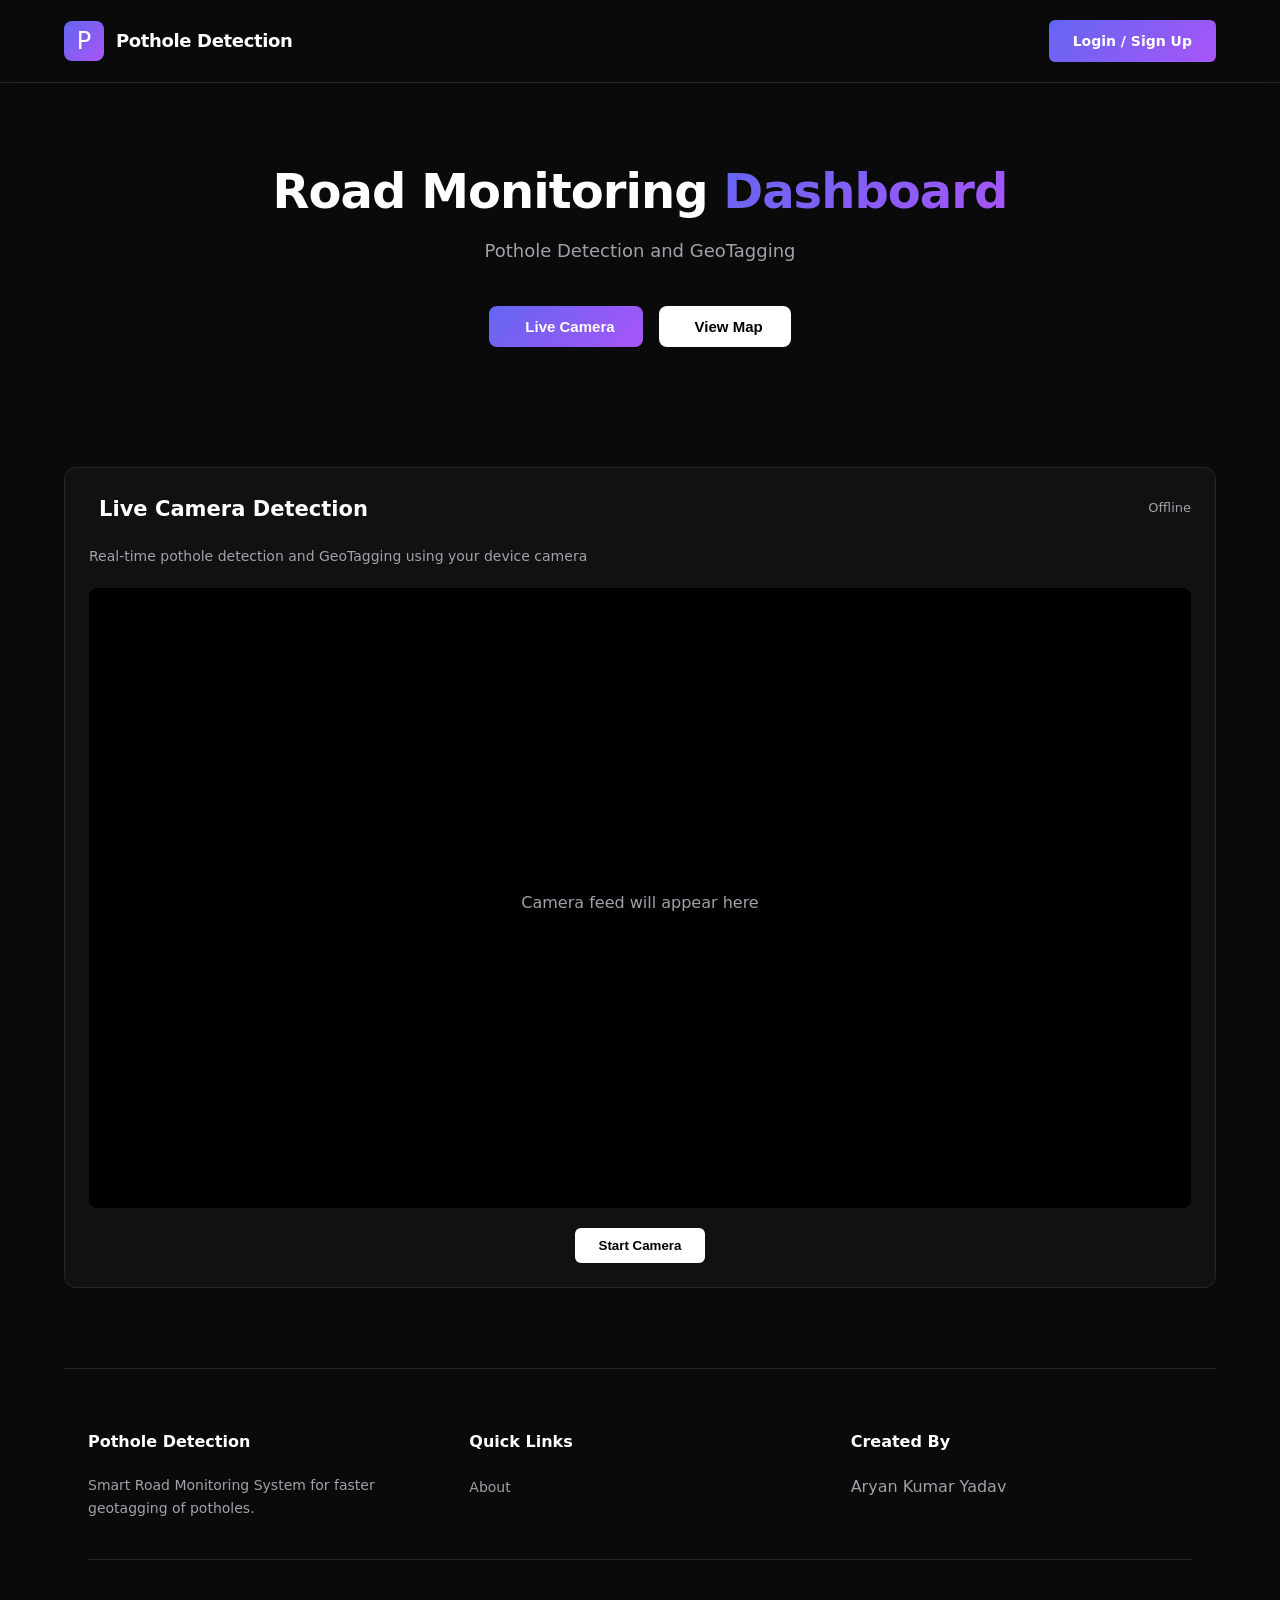
<file: frontend/index.html>
<!DOCTYPE html>
<html lang="en">

<head>
    <meta charset="UTF-8">
    <meta name="viewport" content="width=device-width, initial-scale=1.0">
    <title>Pothole Detection - AI Road Monitoring</title>
    <link rel="stylesheet" href="css/style.css">
</head>

<body>

    <!-- Header -->
    <header class="header">
        <div class="header-content">
            <!-- Left: Logo -->
            <a href="index.html" class="logo-section">
                <div class="logo-icon">P</div>
                <div class="logo-text">
                    <h1>Pothole Detection</h1>
                </div>
            </a>

            <!-- Right: Nav & Buttons -->
            <div class="nav-links">
                <!-- Profile / Login Section -->
                <div id="auth-section">
                    <!-- Injected by script.js based on auth state -->
                    <a href="auth.html" class="cta-btn">Login / Sign Up</a>
                </div>
            </div>
        </div>
    </header>

    <!-- Hero Section -->
    <section class="hero-section">
        <h1 class="hero-title">
            Road Monitoring <span class="text-gradient">Dashboard</span>
        </h1>
        <p class="hero-subtitle">
            Pothole Detection and GeoTagging
        </p>

        <!-- Centered Action Buttons -->
        <div class="hero-actions">
            <button onclick="startCamera()" class="btn-hero primary">
                <span></span> Live Camera
            </button>
            <button onclick="openMap()" class="btn-hero secondary">
                <span></span> View Map
            </button>
        </div>
    </section>

    <!-- Main Content Container -->
    <main class="container">

        <!-- Large Camera Card -->
        <div class="camera-card">
            <div class="card-header">
                <div class="card-title">
                    <span style="color: #6366f1;"></span>
                    <h3>Live Camera Detection</h3>
                </div>
                <div class="status-indicator">
                    <span id="status-dot" style="color:var(--text-muted);"></span>
                    <span id="status-text">Offline</span>
                </div>
            </div>

            <p style="color:var(--text-muted); margin-bottom:20px; font-size:14px;">
                Real-time pothole detection and GeoTagging using your device camera
            </p>

            <div class="camera-preview">
                <video id="camera" autoplay playsinline muted></video>
                <!-- Main Overlay -->
                <div id="main-detection-overlay" class="detection-overlay">Scanning...</div>
                <div id="camera-placeholder" style="text-align:center;">
                    <div style="font-size:40px; margin-bottom:10px; opacity:0.5;"></div>
                    <p>Camera feed will appear here</p>
                </div>
            </div>

            <!-- Start Camera Middle Button -->
            <div class="camera-controls start-camera-container" style="gap:15px; align-items:center;">
                <button id="camera-btn" class="btn-start" onclick="toggleCamera()">
                    Start Camera
                </button>

                <!-- Restored Capture Buttons -->
                <button id="start-capture-btn" class="btn-start"
                    style="display:none; background:var(--primary); color:white;" onclick="startDetection()">
                    ▶ Start Capture
                </button>

                <button id="stop-capture-btn" class="btn-start"
                    style="display:none; background:rgba(239,68,68,0.2); color:var(--danger); border:1px solid var(--danger);"
                    onclick="stopDetection()">
                    ⏹ Stop Capture
                </button>
            </div>
        </div>


        <!-- Footer -->
        <footer class="footer">
            <div class="container">
                <div class="footer-grid">
                    <div class="footer-col">
                        <h4>Pothole Detection</h4>
                        <p style="color:var(--text-muted); font-size:14px;">
                            Smart Road Monitoring System for faster geotagging of potholes.
                        </p>
                    </div>
                    <div class="footer-col">
                        <h4>Quick Links</h4>
                        <ul>
                            <li><a href="about.html">About</a></li>
                        </ul>
                    </div>
                    <div class="footer-col">
                        <h4>Created By</h4>
                        <p style="color:var(--text-muted);">Aryan Kumar Yadav</p>
                    </div>
                </div>
                <div class="footer-bottom">
                    <p></p>
                </div>
            </div>
        </footer>

        <!-- Side camera capture panel (Hidden) -->
        <div id="side-camera-panel" class="side-camera-panel" aria-hidden="true" style="display:none;">
            <div class="side-camera-header">
                <div>
                    <h4>Live Capture</h4>
                    <p id="detection-info">Initializing...</p>
                </div>
                <button id="close-side-camera" class="close-side-btn" onclick="toggleSideCamera()">Close</button>
            </div>
            <video id="side-camera" autoplay playsinline muted></video>
            <!-- Detection Message Overlay -->
            <div id="detection-overlay" class="detection-overlay">Scanning...</div>
        </div>

        <!-- Scripts -->
        <!-- Profile Menu Template (Hidden) -->
        <div id="profile-menu-template" style="display:none;">
            <div class="profile-menu">
                <button id="profile-btn" class="profile-btn" onclick="toggleProfileDropdown(event)">
                    <!-- Circular Avatar (Initials or Image) -->
                    <div class="profile-avatar">
                        <span id="avatar-initials">U</span>
                    </div>
                    <!-- Name Text -->
                    <span id="user-name-display" class="profile-name-text">Profile</span>
                </button>

                <div id="profile-dropdown" class="profile-dropdown">
                    <div class="dropdown-header">
                        <span id="dropdown-user-name" class="dropdown-user-name">User Name</span>
                        <span id="dropdown-user-email" class="dropdown-user-email">email@example.com</span>
                    </div>

                    <a href="dashboard.html" class="dropdown-item">Dashboard</a>

                    <a href="potholes.html" class="dropdown-item">Captured Potholes</a>

                    <div style="height:1px; background:var(--border); margin: 6px 0;"></div>

                    <a href="javascript:void(0)" onclick="logout()" class="dropdown-item danger">Logout</a>
                </div>
            </div>
        </div>

        <script src="js/script.js"></script>
        <script src="js/profile-menu.js"></script>
        <script>
            // Inline script to handle auth state on refined index.html
            document.addEventListener('DOMContentLoaded', () => {
                const authToken = localStorage.getItem('authToken');
                const authSection = document.getElementById('auth-section');

                if (authToken) {
                    // Determine user name
                    const email = localStorage.getItem('userEmail');
                    const name = localStorage.getItem('userName') || (email ? email.split('@')[0] : 'User');

                    // Inject Profile Menu
                    const template = document.getElementById('profile-menu-template');
                    authSection.innerHTML = template.innerHTML;

                    // Update dynamic values
                    document.getElementById('user-name-display').textContent = name;
                    document.getElementById('dropdown-user-name').textContent = name;
                    document.getElementById('dropdown-user-email').textContent = email;

                    // Set Avatar Initials
                    const initial = name ? name.charAt(0).toUpperCase() : 'U';
                    document.getElementById('avatar-initials').textContent = initial;
                }
            });


        </script>
</body>

</html>
</file>
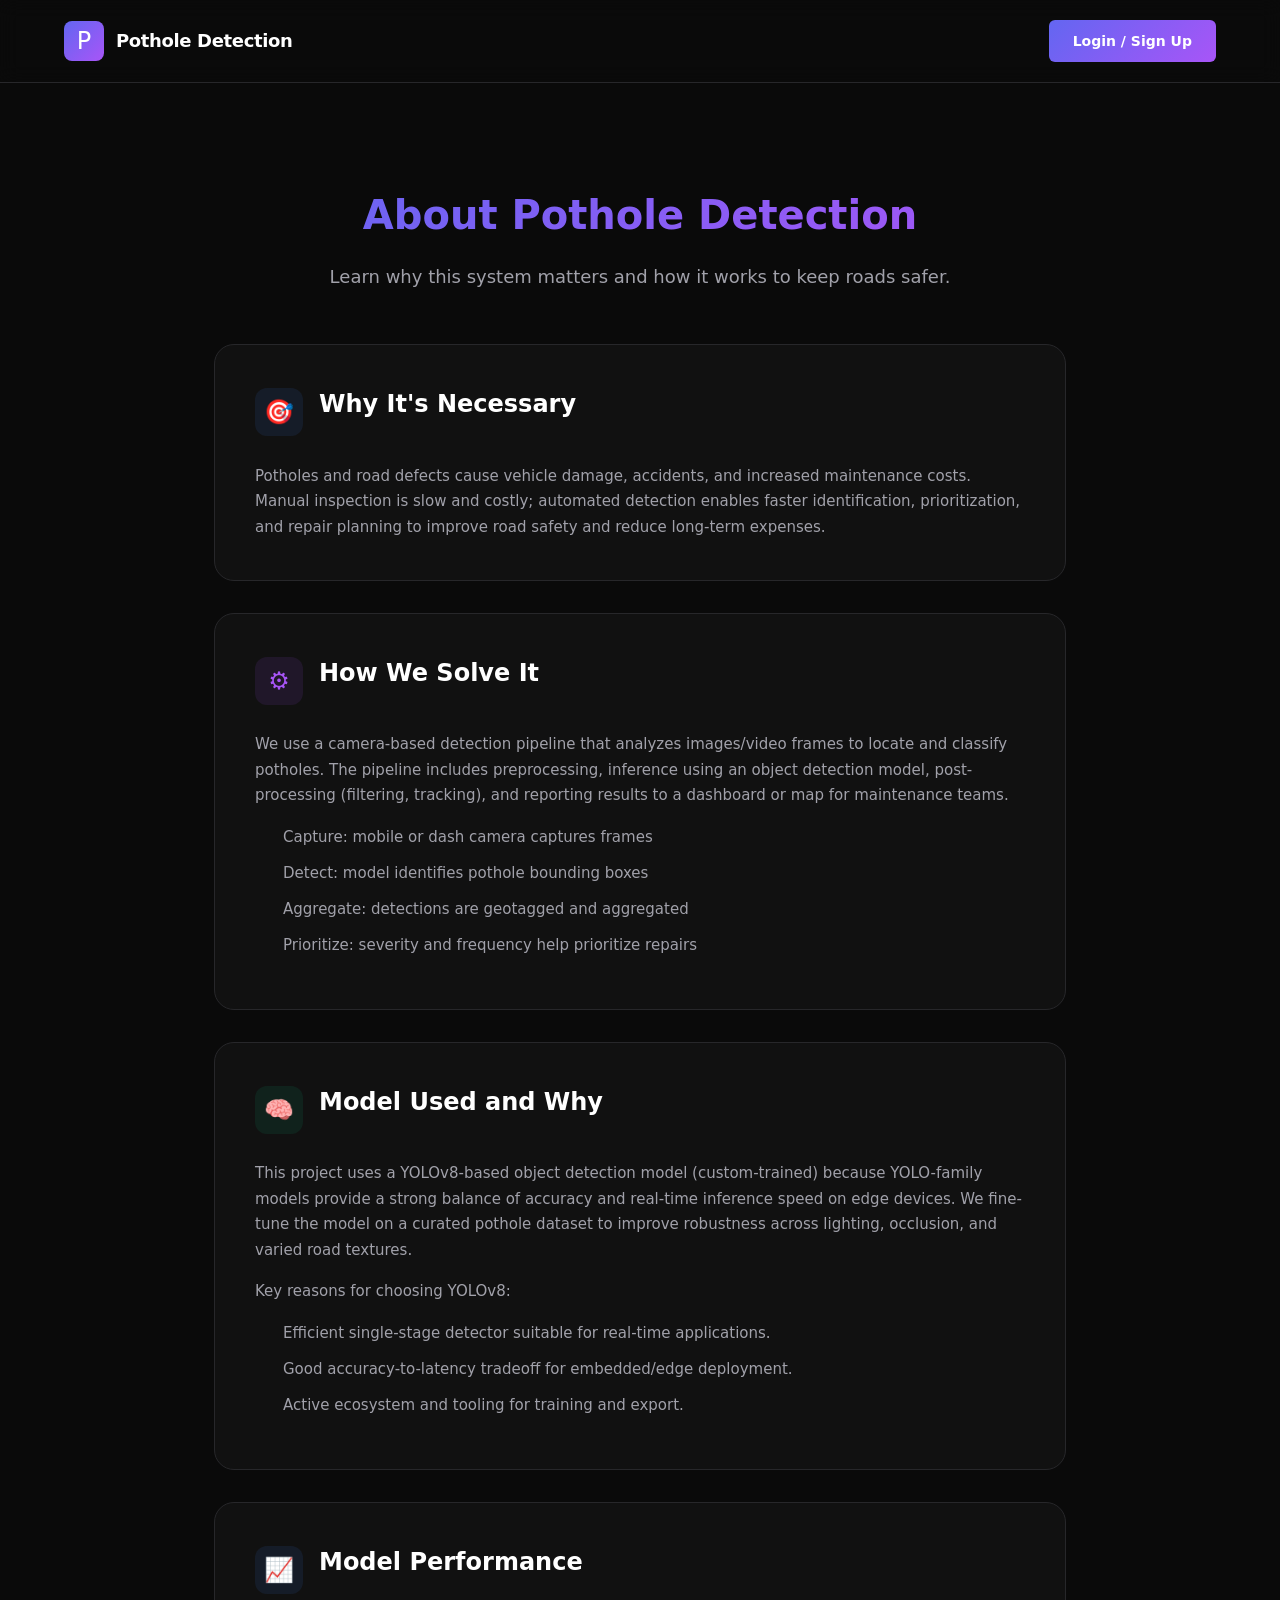
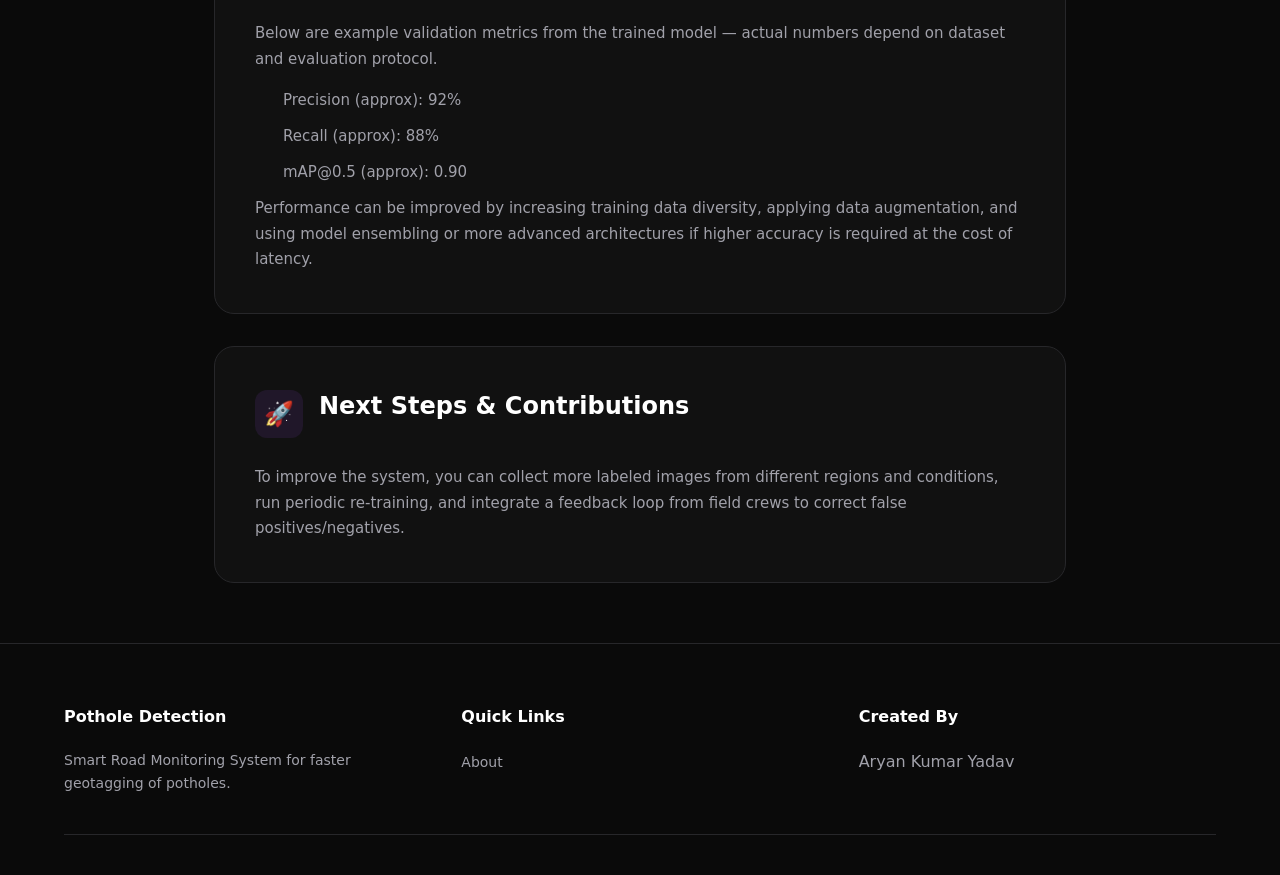
<file: frontend/about.html>
<!DOCTYPE html>
<html lang="en">

<head>
    <meta charset="UTF-8">
    <meta name="viewport" content="width=device-width, initial-scale=1.0">
    <title>About - Pothole Detection</title>
    <link rel="stylesheet" href="css/style.css">
</head>

<body>
    <!-- Header -->
    <header class="header">
        <div class="header-content">
            <!-- Left: Logo -->
            <a href="index.html" class="logo-section">
                <div class="logo-icon">P</div>
                <div class="logo-text">
                    <h1>Pothole Detection</h1>
                </div>
            </a>

            <!-- Right: Nav & Buttons -->
            <div class="nav-links">
                <!-- Profile / Login Section -->
                <div id="auth-section">
                    <!-- Injected by script.js based on auth state -->
                    <a href="auth.html" class="cta-btn">Login / Sign Up</a>
                </div>
            </div>
        </div>
    </header>

    <!-- About Content -->
    <main class="main-content about-container">
        <section class="about-hero">
            <h2>About Pothole Detection</h2>
            <p>Learn why this system matters and how it works to keep roads safer.</p>
        </section>

        <section id="why-necessary" class="content-section">
            <div class="section-header">
                <div class="section-icon icon-blue">🎯</div>
                <h3>Why It's Necessary</h3>
            </div>
            <p>Potholes and road defects cause vehicle damage, accidents, and increased maintenance costs. Manual
                inspection is slow and costly; automated detection enables faster identification, prioritization, and
                repair planning to improve road safety and reduce long-term expenses.</p>
        </section>

        <section id="how-to-solve" class="content-section">
            <div class="section-header">
                <div class="section-icon icon-purple">⚙️</div>
                <h3>How We Solve It</h3>
            </div>
            <p>We use a camera-based detection pipeline that analyzes images/video frames to locate and classify
                potholes. The pipeline includes preprocessing, inference using an object detection model,
                post-processing (filtering, tracking), and reporting results to a dashboard or map for maintenance
                teams.</p>
            <ul class="styled-list">
                <li>Capture: mobile or dash camera captures frames</li>
                <li>Detect: model identifies pothole bounding boxes</li>
                <li>Aggregate: detections are geotagged and aggregated</li>
                <li>Prioritize: severity and frequency help prioritize repairs</li>
            </ul>
        </section>

        <section id="model-used" class="content-section">
            <div class="section-header">
                <div class="section-icon icon-green">🧠</div>
                <h3>Model Used and Why</h3>
            </div>
            <p>This project uses a YOLOv8-based object detection model (custom-trained) because YOLO-family models
                provide a strong balance of accuracy and real-time inference speed on edge devices. We fine-tune the
                model on a curated pothole dataset to improve robustness across lighting, occlusion, and varied road
                textures.</p>
            <p>Key reasons for choosing YOLOv8:</p>
            <ul class="styled-list">
                <li>Efficient single-stage detector suitable for real-time applications.</li>
                <li>Good accuracy-to-latency tradeoff for embedded/edge deployment.</li>
                <li>Active ecosystem and tooling for training and export.</li>
            </ul>
        </section>

        <section id="model-performance" class="content-section">
            <div class="section-header">
                <div class="section-icon icon-blue">📈</div>
                <h3>Model Performance</h3>
            </div>
            <p>Below are example validation metrics from the trained model — actual numbers depend on dataset and
                evaluation protocol.</p>
            <ul class="styled-list">
                <li>Precision (approx): 92%</li>
                <li>Recall (approx): 88%</li>
                <li>mAP@0.5 (approx): 0.90</li>
            </ul>
            <p>Performance can be improved by increasing training data diversity, applying data augmentation, and using
                model ensembling or more advanced architectures if higher accuracy is required at the cost of latency.
            </p>
        </section>

        <section class="content-section">
            <div class="section-header">
                <div class="section-icon icon-purple">🚀</div>
                <h3>Next Steps & Contributions</h3>
            </div>
            <p>To improve the system, you can collect more labeled images from different regions and conditions, run
                periodic re-training, and integrate a feedback loop from field crews to correct false
                positives/negatives.</p>
        </section>
    </main>

    <!-- Footer -->
    <footer class="footer">
        <div class="container">
            <div class="footer-grid">
                <div class="footer-col">
                    <h4>Pothole Detection</h4>
                    <p style="color:var(--text-muted); font-size:14px;">
                        Smart Road Monitoring System for faster geotagging of potholes.
                    </p>
                </div>
                <div class="footer-col">
                    <h4>Quick Links</h4>
                    <ul>
                        <li><a href="about.html">About</a></li>
                    </ul>
                </div>
                <div class="footer-col">
                    <h4>Created By</h4>
                    <p style="color:var(--text-muted);">Aryan Kumar Yadav</p>
                </div>
            </div>
            <div class="footer-bottom">
                <p></p>
            </div>
        </div>
    </footer>

    <!-- Profile Menu Template (Hidden) -->
    <div id="profile-menu-template" style="display:none;">
        <div class="profile-menu">
            <button id="profile-btn" class="profile-btn" onclick="toggleProfileDropdown(event)">
                <div class="profile-avatar">
                    <span id="avatar-initials">U</span>
                </div>
                <span id="user-name-display" class="profile-name-text">Profile</span>
            </button>

            <div id="profile-dropdown" class="profile-dropdown">
                <div class="dropdown-header">
                    <span id="dropdown-user-name" class="dropdown-user-name">User Name</span>
                    <span id="dropdown-user-email" class="dropdown-user-email">email@example.com</span>
                </div>
                <a href="dashboard.html" class="dropdown-item">Dashboard</a>
                <a href="potholes.html" class="dropdown-item">Captured Potholes</a>
                <div style="height:1px; background:var(--border); margin: 6px 0;"></div>
                <a href="javascript:void(0)" onclick="logout()" class="dropdown-item danger">Logout</a>
            </div>
        </div>
    </div>

    <script src="js/script.js"></script>
    <script src="js/profile-menu.js"></script>
    <script>
        document.addEventListener('DOMContentLoaded', () => {
            const authToken = localStorage.getItem('authToken');
            const authSection = document.getElementById('auth-section');

            if (authToken && authSection) {
                const email = localStorage.getItem('userEmail');
                const name = localStorage.getItem('userName') || (email ? email.split('@')[0] : 'User');
                const template = document.getElementById('profile-menu-template');
                authSection.innerHTML = template.innerHTML;

                document.getElementById('user-name-display').textContent = name;
                document.getElementById('dropdown-user-name').textContent = name;
                document.getElementById('dropdown-user-email').textContent = email;

                const initial = name ? name.charAt(0).toUpperCase() : 'U';
                document.getElementById('avatar-initials').textContent = initial;
            }
        });
    </script>
</body>

</html>
</file>
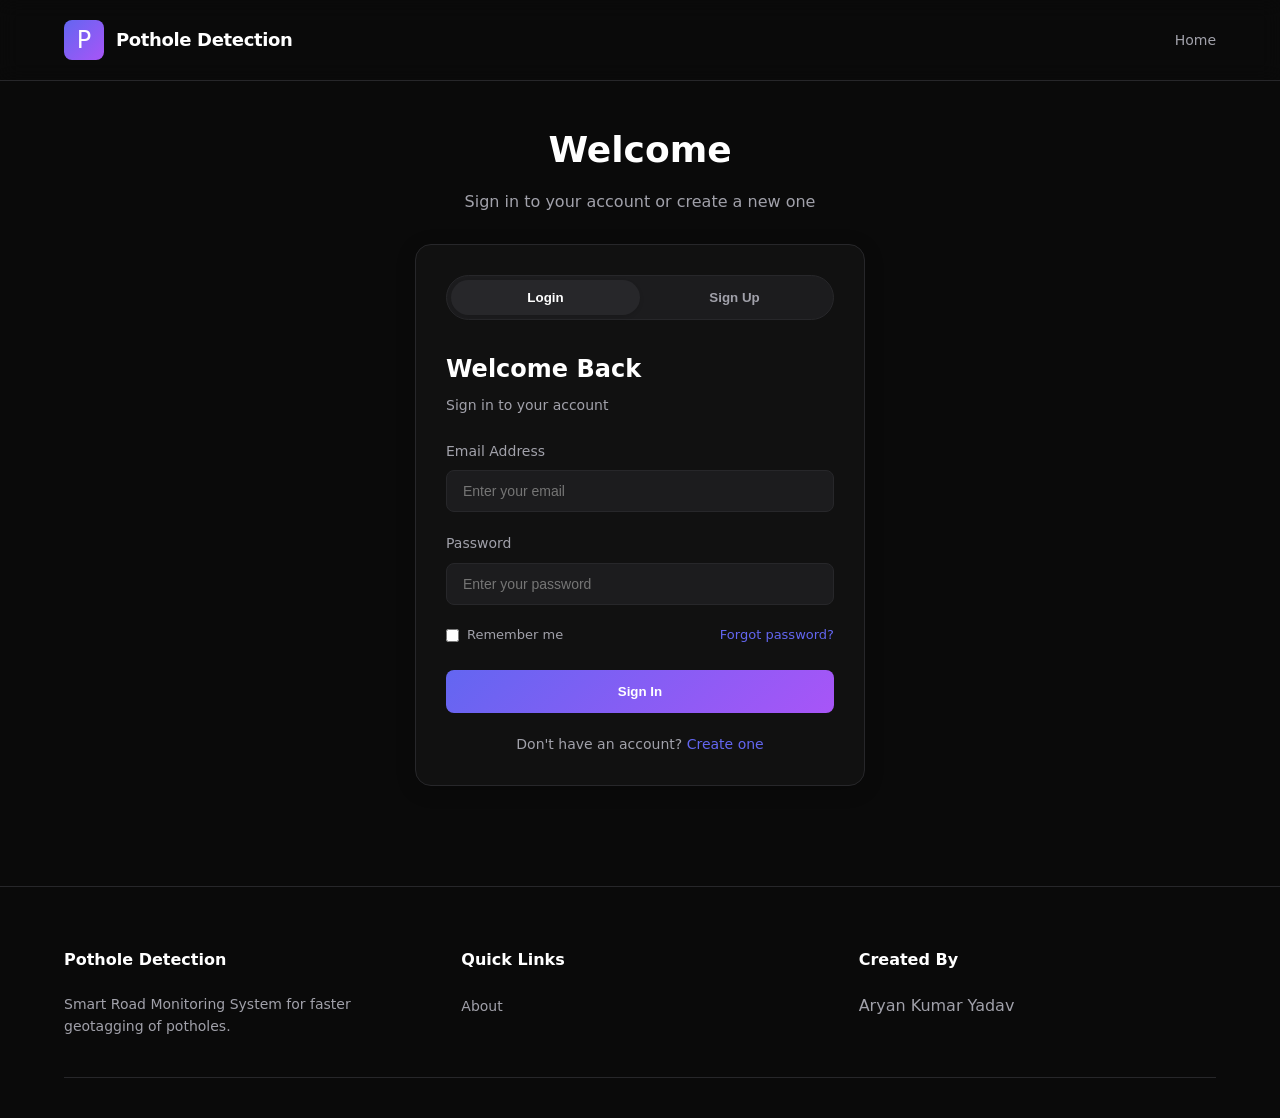
<file: frontend/auth.html>
<!DOCTYPE html>
<html lang="en">

<head>
    <meta charset="UTF-8">
    <meta name="viewport" content="width=device-width, initial-scale=1.0">
    <title>Login / Sign Up - Pothole Detection</title>
    <link rel="stylesheet" href="css/style.css">
    <script src="js/auth.js" defer></script>
    <style>
        .auth-main {
            min-height: 80vh;
            display: flex;
            flex-direction: column;
            align-items: center;
            justify-content: center;
            padding: 40px 20px;
        }

        .auth-header-text {
            text-align: center;
            margin-bottom: 30px;
        }

        .auth-header-text h1 {
            font-size: 36px;
            font-weight: 700;
            margin-bottom: 10px;
            color: white;
        }

        .auth-header-text p {
            color: var(--text-muted);
            font-size: 16px;
        }

        .auth-card {
            background: #111111;
            border: 1px solid var(--border);
            border-radius: 16px;
            padding: 30px;
            width: 100%;
            max-width: 450px;
            box-shadow: 0 4px 20px rgba(0, 0, 0, 0.2);
        }

        /* Toggle Capsule */
        .toggle-capsule {
            background: #1c1c1e;
            border-radius: 50px;
            padding: 4px;
            display: flex;
            margin-bottom: 30px;
            border: 1px solid var(--border);
        }

        .toggle-btn {
            flex: 1;
            background: transparent;
            border: none;
            color: var(--text-muted);
            padding: 10px;
            border-radius: 50px;
            font-weight: 600;
            cursor: pointer;
            transition: all 0.3s;
        }

        .toggle-btn.active {
            background: #27272a;
            color: white;
            box-shadow: 0 2px 4px rgba(0, 0, 0, 0.1);
        }

        /* Forms */
        .auth-form {
            display: none;
            animation: fadeIn 0.3s ease;
        }

        .auth-form.active {
            display: block;
        }

        @keyframes fadeIn {
            from {
                opacity: 0;
                transform: translateY(5px);
            }

            to {
                opacity: 1;
                transform: translateY(0);
            }
        }

        .form-title {
            font-size: 24px;
            font-weight: 600;
            margin-bottom: 5px;
            color: white;
        }

        .form-subtitle {
            color: var(--text-muted);
            margin-bottom: 24px;
            font-size: 14px;
        }

        .input-group {
            margin-bottom: 20px;
        }

        .input-group label {
            display: block;
            margin-bottom: 8px;
            color: var(--text-muted);
            font-size: 14px;
        }

        .input-field {
            width: 100%;
            background: #1c1c1e;
            border: 1px solid var(--border);
            border-radius: 8px;
            padding: 12px 16px;
            color: white;
            font-size: 14px;
            transition: all 0.3s;
        }

        .input-field:focus {
            outline: none;
            border-color: var(--primary);
            box-shadow: 0 0 0 2px rgba(99, 102, 241, 0.2);
        }

        .form-options {
            display: flex;
            justify-content: space-between;
            align-items: center;
            margin-bottom: 24px;
            font-size: 13px;
        }

        .remember-label {
            display: flex;
            align-items: center;
            gap: 8px;
            color: var(--text-muted);
            cursor: pointer;
        }

        .forgot-link {
            color: var(--primary);
            text-decoration: none;
        }

        .submit-btn {
            width: 100%;
            background: var(--primary-gradient);
            border: none;
            border-radius: 8px;
            padding: 14px;
            color: white;
            font-weight: 600;
            cursor: pointer;
            transition: opacity 0.3s;
        }

        .submit-btn:hover {
            opacity: 0.9;
        }

        .bottom-link {
            text-align: center;
            margin-top: 20px;
            font-size: 14px;
            color: var(--text-muted);
        }

        .bottom-link a {
            color: var(--primary);
            text-decoration: none;
            font-weight: 500;
        }
    </style>
</head>

<body>

    <!-- Header (Same as Index) -->
    <header class="header">
        <div class="header-content">
            <a href="index.html" class="logo-section">
                <div class="logo-icon">P</div>
                <div class="logo-text">
                    <h1>Pothole Detection</h1>
                </div>
            </a>
            <div class="nav-links">
                <a href="index.html" class="nav-link">Home</a>
            </div>
        </div>
    </header>

    <main class="auth-main">
        <div class="auth-header-text">
            <h1>Welcome</h1>
            <p>Sign in to your account or create a new one</p>
        </div>

        <div class="auth-card">
            <!-- Toggle Capsule -->
            <div class="toggle-capsule">
                <button class="toggle-btn active" id="btn-login-toggle" onclick="toggleAuth('login')">Login</button>
                <button class="toggle-btn" id="btn-signup-toggle" onclick="toggleAuth('signup')">Sign Up</button>
            </div>

            <!-- Login Form -->
            <form id="login-form" class="auth-form active">
                <h2 class="form-title">Welcome Back</h2>
                <p class="form-subtitle">Sign in to your account</p>

                <div class="input-group">
                    <label for="login-email">Email Address</label>
                    <input type="email" id="login-email" class="input-field" placeholder="Enter your email" required>
                </div>

                <div class="input-group">
                    <label for="login-password">Password</label>
                    <input type="password" id="login-password" class="input-field" placeholder="Enter your password"
                        required>
                </div>

                <div class="form-options">
                    <label class="remember-label">
                        <input type="checkbox"> Remember me
                    </label>
                    <a href="#" class="forgot-link">Forgot password?</a>
                </div>

                <button type="submit" class="submit-btn">Sign In</button>

                <p class="bottom-link">
                    Don't have an account? <a href="#" onclick="toggleAuth('signup')">Create one</a>
                </p>
            </form>

            <!-- Signup Form -->
            <form id="signup-form" class="auth-form">
                <h2 class="form-title">Create Account</h2>
                <p class="form-subtitle">Get started with a new account</p>

                <div class="input-group">
                    <label for="signup-name">Full Name</label>
                    <input type="text" id="signup-name" class="input-field" placeholder="Enter your name" required>
                </div>

                <div class="input-group">
                    <label for="signup-email">Email Address</label>
                    <input type="email" id="signup-email" class="input-field" placeholder="Enter your email" required>
                </div>

                <div class="input-group">
                    <label for="signup-password">Password</label>
                    <input type="password" id="signup-password" class="input-field" placeholder="Create a password"
                        required>
                </div>

                <div class="input-group">
                    <label for="signup-confirm">Confirm Password</label>
                    <input type="password" id="signup-confirm" class="input-field" placeholder="Confirm your password"
                        required>
                </div>

                <div class="form-options" style="margin-bottom: 24px;">
                    <label class="remember-label">
                        <input type="checkbox" name="terms" required> I agree to the Terms & Privacy Policy
                    </label>
                </div>

                <button type="submit" class="submit-btn"
                    style="background: linear-gradient(135deg, #3b82f6 0%, #8b5cf6 100%);">Create Account</button>

                <p class="bottom-link">
                    Already have an account? <a href="#" onclick="toggleAuth('login')">Sign in</a>
                </p>
            </form>
        </div>
    </main>

    <!-- Footer -->
    <footer class="footer">
        <div class="container">
            <div class="footer-grid">
                <div class="footer-col">
                    <h4>Pothole Detection</h4>
                    <p style="color:var(--text-muted); font-size:14px;">
                        Smart Road Monitoring System for faster geotagging of potholes.
                    </p>
                </div>
                <div class="footer-col">
                    <h4>Quick Links</h4>
                    <ul>
                        <li><a href="about.html">About</a></li>
                    </ul>
                </div>
                <div class="footer-col">
                    <h4>Created By</h4>
                    <p style="color:var(--text-muted);">Aryan Kumar Yadav</p>
                </div>
            </div>
            <div class="footer-bottom">
                <p></p>
            </div>
        </div>
    </footer>
    <!-- Inline Script for Toggling (simplifies dependency) -->
    <script>
        function toggleAuth(mode) {
            const loginForm = document.getElementById('login-form');
            const signupForm = document.getElementById('signup-form');
            const loginBtn = document.getElementById('btn-login-toggle');
            const signupBtn = document.getElementById('btn-signup-toggle');

            if (mode === 'login') {
                loginForm.classList.add('active');
                signupForm.classList.remove('active');
                loginBtn.classList.add('active');
                signupBtn.classList.remove('active');
            } else {
                loginForm.classList.remove('active');
                signupForm.classList.add('active');
                loginBtn.classList.remove('active');
                signupBtn.classList.add('active');
            }
        }
    </script>
</body>

</html>
</file>
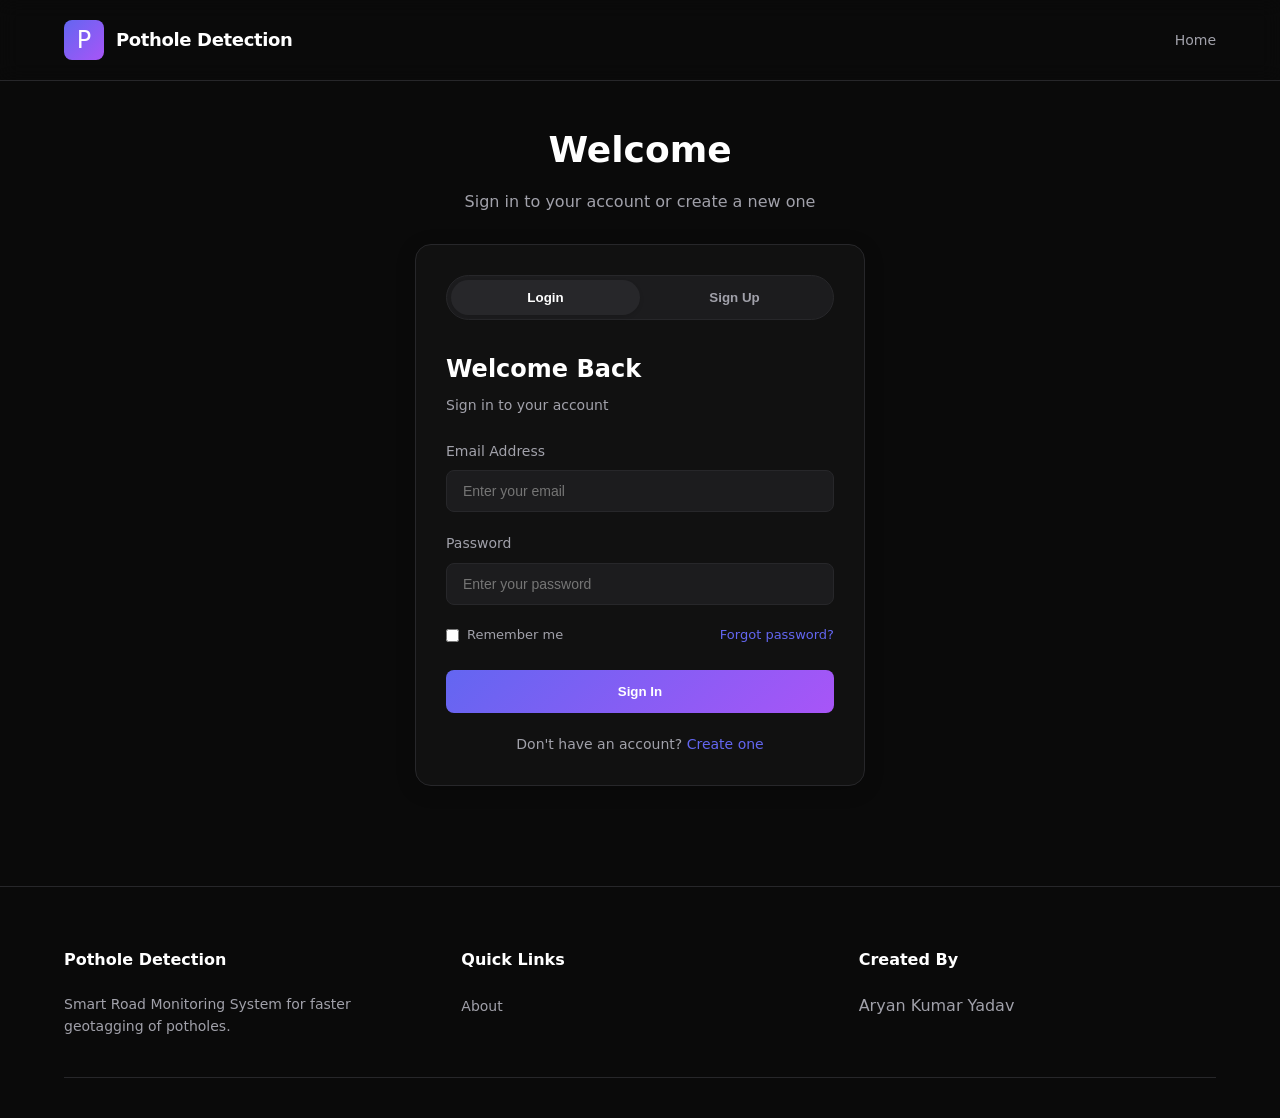
<file: frontend/dashboard.html>
<!DOCTYPE html>
<html lang="en">

<head>
    <meta charset="UTF-8">
    <meta name="viewport" content="width=device-width, initial-scale=1.0">
    <title>Dashboard - Pothole Detection</title>
    <link rel="stylesheet" href="css/style.css">
    <style>
        /* Dashboard specific overrides */
        .dashboard-container {
            max-width: 800px;
            /* Centered, clearer focus */
            margin: 40px auto;
            padding: 0 20px;
        }

        .dashboard-header {
            text-align: center;
            margin-bottom: 40px;
        }

        .dashboard-header h1 {
            font-size: 32px;
            font-weight: 700;
            color: white;
            margin-bottom: 8px;
        }

        .dashboard-header p {
            color: var(--text-muted);
        }

        .settings-card {
            background: var(--bg-card);
            border: 1px solid var(--border);
            border-radius: var(--radius);
            padding: 32px;
            margin-bottom: 30px;
        }

        .section-title {
            font-size: 20px;
            font-weight: 600;
            margin-bottom: 24px;
            padding-bottom: 16px;
            border-bottom: 1px solid var(--border);
            display: flex;
            align-items: center;
            gap: 10px;
        }

        .form-grid {
            display: grid;
            gap: 20px;
        }

        .form-row {
            display: grid;
            grid-template-columns: repeat(auto-fit, minmax(180px, 1fr));
            gap: 20px;
        }

        @media (max-width: 600px) {
            .form-row {
                grid-template-columns: 1fr;
            }
        }

        .form-group label {
            display: block;
            font-size: 14px;
            font-weight: 500;
            color: var(--text-muted);
            margin-bottom: 8px;
        }

        .form-group input,
        .form-group textarea {
            width: 100%;
            padding: 12px;
            background: #000;
            border: 1px solid var(--border);
            border-radius: 8px;
            color: white;
            font-family: inherit;
        }

        .form-group input:focus,
        .form-group textarea:focus {
            outline: none;
            border-color: var(--primary);
            box-shadow: 0 0 0 2px rgba(99, 102, 241, 0.2);
        }

        .form-group input:read-only {
            opacity: 0.6;
            cursor: not-allowed;
        }

        .btn-save {
            background: var(--primary-gradient);
            width: 100%;
            padding: 12px;
            border: none;
            border-radius: 50px;
            /* Rounded per request */
            color: white;
            font-weight: 600;
            cursor: pointer;
            margin-top: 10px;
            transition: var(--transition);
        }

        .btn-save:hover {
            opacity: 0.9;
        }

        .btn-danger-round {
            background: transparent;
            border: 1px solid var(--danger);
            color: var(--danger);
            width: 100%;
            padding: 12px;
            border-radius: 50px;
            font-weight: 600;
            cursor: pointer;
            transition: var(--transition);
        }

        .btn-danger-round:hover {
            background: var(--danger);
            color: white;
        }

        .logout-section {
            display: flex;
            justify-content: center;
            margin-top: 40px;
        }

        .btn-logout {
            background: #27272a;
            color: white;
            padding: 12px 40px;
            border-radius: 50px;
            border: none;
            cursor: pointer;
            font-weight: 600;
            transition: var(--transition);
        }

        .btn-logout:hover {
            background: var(--danger);
        }

        /* Profile summary styling */
        .profile-summary {
            display: flex;
            align-items: center;
            gap: 20px;
            margin-bottom: 30px;
            padding: 20px;
            background: rgba(255, 255, 255, 0.03);
            border-radius: 12px;
        }

        .summary-avatar {
            width: 60px;
            height: 60px;
            border-radius: 50%;
            background: var(--primary-gradient);
            display: flex;
            align-items: center;
            justify-content: center;
            font-size: 24px;
            font-weight: bold;
        }
    </style>
</head>

<body>

    <!-- Header (Same as index.html) -->
    <header class="header">
        <div class="header-content">
            <a href="index.html" class="logo-section">
                <div class="logo-icon">P</div>
                <div class="logo-text">
                    <h1>Pothole Detection</h1>
                </div>
            </a>
            <div class="nav-links">
                <!-- Injected Menu -->
                <div id="auth-section"></div>
            </div>
        </div>
    </header>

    <div class="dashboard-container">
        <div class="dashboard-header">
            <h1>User Dashboard</h1>
            <p id="userGreeting">Manage your account settings</p>
        </div>

        <div id="alertContainer"></div>

        <!-- 1. Profile Info & Edit (Combined vertically) -->
        <div class="settings-card">
            <h2 class="section-title">Profile Information</h2>

            <div class="profile-summary">
                <div class="summary-avatar">
                    <span id="summary-initial">U</span>
                </div>
                <div>
                    <h3 id="nameDisplay" style="margin-bottom:4px;">User Name</h3>
                    <p id="emailDisplay" style="color:var(--text-muted); font-size:14px;">email@example.com</p>
                    <p id="joinDateDisplay" style="color:var(--text-muted); font-size:12px; margin-top:4px;">Member
                        since...</p>
                </div>
            </div>

            <form id="profileForm" class="form-grid">
                <div class="form-row">
                    <div class="form-group">
                        <label for="fullName">Full Name</label>
                        <input type="text" id="fullName" name="name" required>
                    </div>
                    <div class="form-group">
                        <label for="phone">Phone Number</label>
                        <input type="tel" id="phone" name="phone" placeholder="+1 (555) 000-0000">
                    </div>
                </div>

                <div class="form-group">
                    <label for="address">Address</label>
                    <input type="text" id="address" name="address" placeholder="Street Address">
                </div>

                <div class="form-row">
                    <div class="form-group">
                        <label for="city">City</label>
                        <input type="text" id="city" name="city">
                    </div>
                    <div class="form-group">
                        <label for="state">State</label>
                        <input type="text" id="state" name="state">
                    </div>
                    <div class="form-group">
                        <label for="zipcode">Zip Code</label>
                        <input type="text" id="zipcode" name="zipcode">
                    </div>
                </div>

                <div class="form-group">
                    <label for="bio">Bio</label>
                    <textarea id="bio" name="bio" rows="3" placeholder="Tell us about yourself"></textarea>
                </div>

                <button type="submit" class="btn-save">Save Profile Changes</button>
            </form>
        </div>

        <!-- 2. Security Section (Below Profile) -->
        <div class="settings-card">
            <h2 class="section-title">🔐 Security</h2>

            <form id="passwordForm" class="form-grid">
                <div class="form-group">
                    <label for="currentPassword">Current Password</label>
                    <input type="password" id="currentPassword" required>
                </div>
                <div class="form-row">
                    <div class="form-group">
                        <label for="newPassword">New Password</label>
                        <input type="password" id="newPassword" required>
                    </div>
                    <div class="form-group">
                        <label for="confirmPassword">Confirm Password</label>
                        <input type="password" id="confirmPassword" required>
                    </div>
                </div>
                <button type="submit" class="btn-save" style="background:#4b5563;">Update Password</button>
            </form>
        </div>

        <!-- 3. Account Actions (Bottom) -->
        <div style="margin-top: 30px;">
            <button onclick="deleteAccount()" class="btn-danger-round"
                style="background: rgba(239, 68, 68, 0.1); border: 1px solid var(--danger);">Delete Account</button>
        </div>

        <div class="logout-section">
            <button onclick="logout()" class="btn-logout">Log Out</button>
        </div>
    </div>

    <!-- Footer -->
    <footer class="footer">
        <div class="container">
            <div class="footer-grid">
                <div class="footer-col">
                    <h4>Pothole Detection</h4>
                    <p style="color:var(--text-muted); font-size:14px;">
                        Smart Road Monitoring System for faster geotagging of potholes.
                    </p>
                </div>
                <div class="footer-col">
                    <h4>Quick Links</h4>
                    <ul>
                        <li><a href="about.html">About</a></li>
                    </ul>
                </div>
                <div class="footer-col">
                    <h4>Created By</h4>
                    <p style="color:var(--text-muted);">Aryan Kumar Yadav</p>
                </div>
            </div>
            <div class="footer-bottom">
                <p></p>
            </div>
        </div>
    </footer>

    <!-- Templates -->
    <div id="profile-menu-template" style="display:none;">
        <div class="profile-menu">
            <button id="profile-btn" class="profile-btn" onclick="toggleProfileDropdown(event)">
                <div class="profile-avatar">
                    <span id="avatar-initials">U</span>
                </div>
                <span id="user-name-display" class="profile-name-text">Profile</span>
            </button>
            <div id="profile-dropdown" class="profile-dropdown">
                <div class="dropdown-header">
                    <span id="dropdown-user-name" class="dropdown-user-name">User</span>
                    <span id="dropdown-user-email" class="dropdown-user-email">email@example.com</span>
                </div>
                <!-- Removed Edit Profile link per request -->
                <a href="dashboard.html" class="dropdown-item">Dashboard</a>
                <a href="potholes.html" class="dropdown-item">Captured Potholes</a>
                <div style="height:1px; background:var(--border); margin: 6px 0;"></div>
                <a href="javascript:void(0)" onclick="logout()" class="dropdown-item danger">Logout</a>
            </div>
        </div>
    </div>

    <script src="js/dashboard.js"></script>
    <script src="js/profile-menu.js"></script>
    <script>
        // Init header auth
        document.addEventListener('DOMContentLoaded', () => {
            const authToken = localStorage.getItem('authToken');
            const authSection = document.getElementById('auth-section');
            if (authToken && authSection) {
                const email = localStorage.getItem('userEmail');
                const name = localStorage.getItem('userName') || (email ? email.split('@')[0] : 'User');

                const template = document.getElementById('profile-menu-template');
                authSection.innerHTML = template.innerHTML;

                // Update header specific elements
                const headerName = document.querySelector('.header-content #user-name-display');
                if (headerName) headerName.textContent = name;

                const headerInitial = document.querySelector('.header-content #avatar-initials');
                if (headerInitial) headerInitial.textContent = name.charAt(0).toUpperCase();

                const ddName = document.querySelector('.header-content #dropdown-user-name');
                if (ddName) ddName.textContent = name;

                const ddEmail = document.querySelector('.header-content #dropdown-user-email');
                if (ddEmail) ddEmail.textContent = email;

                // Also update the dashboard specific summary avatar
                const summaryInitial = document.getElementById('summary-initial');
                if (summaryInitial) summaryInitial.textContent = name.charAt(0).toUpperCase();
            }
        });
    </script>
</body>

</html>
</file>
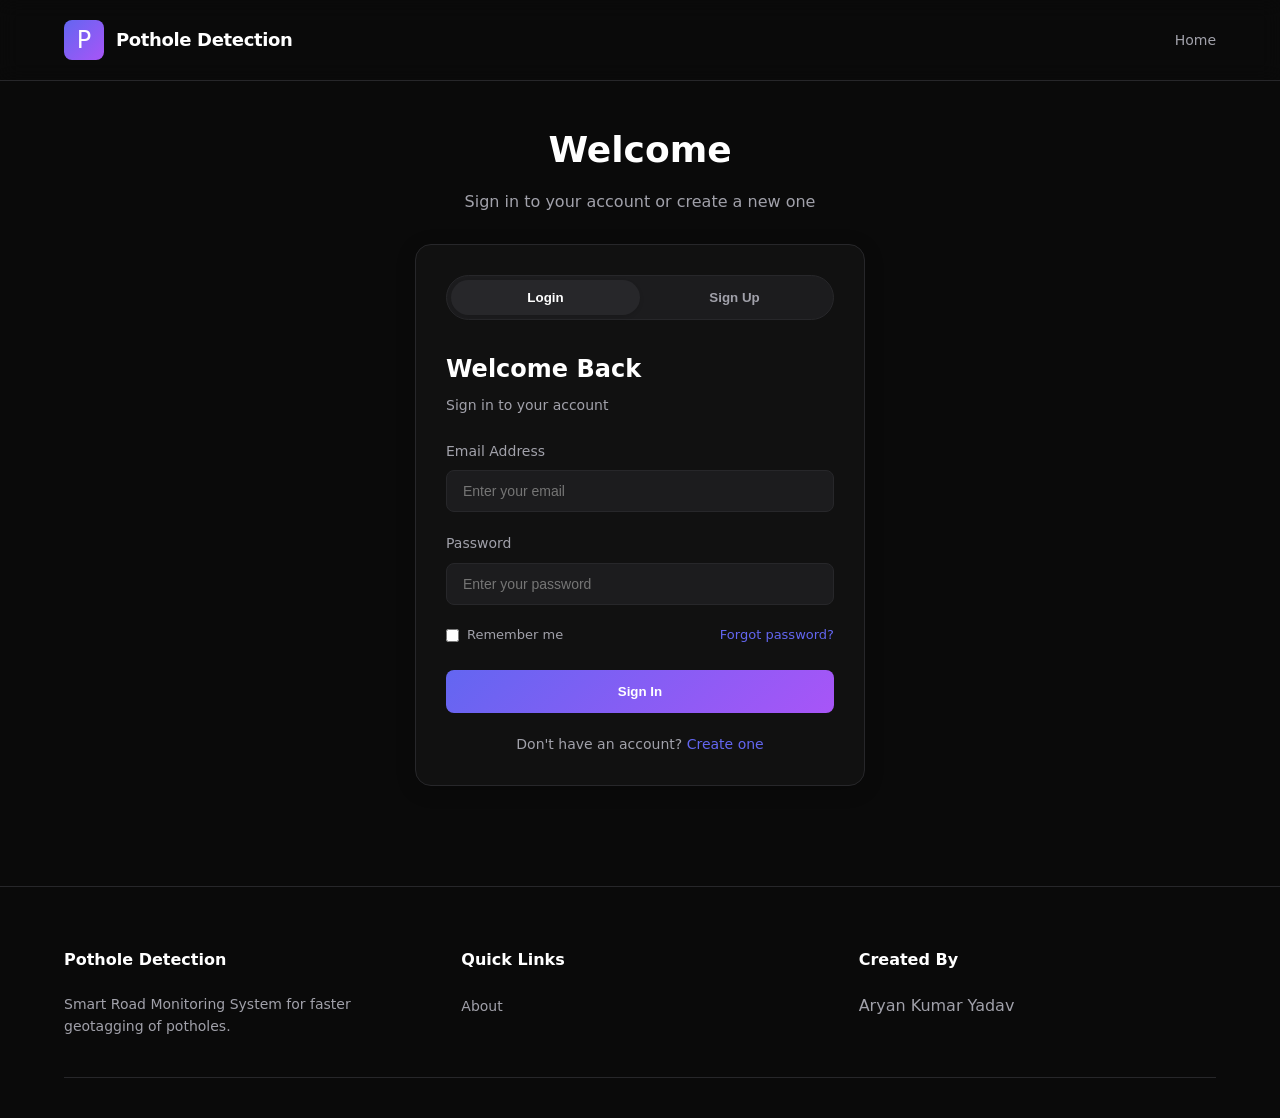
<file: frontend/potholes.html>
<!DOCTYPE html>
<html lang="en">

<head>
    <meta charset="UTF-8">
    <meta name="viewport" content="width=device-width, initial-scale=1.0">
    <title>Captured Potholes - Pothole Detection</title>
    <link rel="stylesheet" href="css/style.css">
    <script src="js/profile-menu.js"></script>
    <!-- Removed dashboard.js to prevent conflicts -->
    <style>
        .page-container {
            max-width: 1200px;
            margin: 40px auto;
            padding: 0 20px;
            min-height: 60vh;
        }

        .page-header {
            text-align: center;
            margin-bottom: 40px;
        }

        .page-header h1 {
            font-size: 32px;
            font-weight: 700;
            color: white;
            margin-bottom: 10px;
        }

        .page-header p {
            color: var(--text-muted);
        }

        .potholes-grid {
            display: grid;
            grid-template-columns: repeat(auto-fill, minmax(300px, 1fr));
            gap: 24px;
        }

        .pothole-card {
            background: var(--bg-card);
            /* Dark card bg */
            border: 1px solid var(--border);
            border-radius: 16px;
            /* Rounded edges */
            overflow: hidden;
            transition: var(--transition);
            /* Highlighted boundary effect on hover or static if preferred */
        }

        .pothole-card:hover {
            border-color: var(--primary);
            transform: translateY(-4px);
            box-shadow: 0 10px 30px -10px rgba(0, 0, 0, 0.5);
        }

        .img-container {
            height: 200px;
            overflow: hidden;
            background: #000;
            position: relative;
        }

        .img-container img {
            width: 100%;
            height: 100%;
            object-fit: cover;
            transition: transform 0.3s;
        }

        .pothole-card:hover .img-container img {
            transform: scale(1.05);
        }

        .card-content {
            padding: 20px;
        }

        .meta-row {
            display: flex;
            justify-content: space-between;
            align-items: center;
            margin-bottom: 12px;
        }

        /* Highlighted date/time pill */
        .meta-pill {
            background: rgba(255, 255, 255, 0.05);
            padding: 4px 10px;
            border-radius: 20px;
            font-size: 12px;
            color: var(--text-muted);
            border: 1px solid var(--border);
        }

        .status-badge {
            background: rgba(16, 185, 129, 0.1);
            color: var(--success);
            padding: 4px 10px;
            border-radius: 20px;
            font-size: 12px;
            font-weight: 600;
            border: 1px solid rgba(16, 185, 129, 0.2);
        }

        .confidence-score {
            font-size: 20px;
            font-weight: 700;
            color: white;
            margin-bottom: 8px;
        }

        .location-box {
            background: rgba(99, 102, 241, 0.1);
            /* Primary tint */
            padding: 8px 12px;
            border-radius: 8px;
            margin-bottom: 20px;
            display: flex;
            align-items: center;
            gap: 8px;
            color: #818cf8;
            /* Lighter primary for text */
            font-size: 13px;
            font-weight: 500;
            border: 1px solid rgba(99, 102, 241, 0.2);
        }

        .btn-group {
            display: grid;
            grid-template-columns: 1fr 1fr;
            gap: 12px;
        }

        .btn-card {
            padding: 10px;
            border-radius: 50px;
            /* Fully rounded */
            font-size: 13px;
            font-weight: 600;
            cursor: pointer;
            text-align: center;
            text-decoration: none;
            transition: var(--transition);
            border: none;
            display: flex;
            /* Centering content */
            align-items: center;
            justify-content: center;
        }

        .btn-view {
            background: var(--bg-body);
            color: white;
            border: 1px solid var(--border);
        }

        .btn-view:hover {
            background: rgba(255, 255, 255, 0.1);
            border-color: white;
        }

        .btn-delete {
            background: rgba(239, 68, 68, 0.1);
            color: var(--danger);
            border: 1px solid rgba(239, 68, 68, 0.2);
        }

        .btn-delete:hover {
            background: var(--danger);
            color: white;
        }

        .empty-state {
            grid-column: 1 / -1;
            text-align: center;
            padding: 60px 20px;
            background: var(--bg-card);
            border-radius: 16px;
            border: 1px solid var(--border);
        }
    </style>
</head>

<body>

    <!-- Header -->
    <header class="header">
        <div class="header-content">
            <a href="index.html" class="logo-section">
                <div class="logo-icon">P</div>
                <div class="logo-text">
                    <h1>Pothole Detection</h1>
                </div>
            </a>
            <div class="nav-links">
                <a href="index.html" class="nav-link">Home</a>
                <div id="auth-section"></div>
            </div>
        </div>
    </header>

    <div class="page-container">
        <div class="page-header">
            <h1>Captured Potholes</h1>
            <p></p>
        </div>

        <div id="pothole-list" class="potholes-grid">
            <div style="grid-column:1/-1; text-align:center; color:var(--text-muted); padding:40px;">
                Loading captured data...
            </div>
        </div>
    </div>
    <!-- Footer -->
    <footer class="footer">
        <div class="container">
            <div class="footer-grid">
                <div class="footer-col">
                    <h4>Pothole Detection</h4>
                    <p style="color:var(--text-muted); font-size:14px;">
                        Smart Road Monitoring System for faster geotagging of potholes.
                    </p>
                </div>
                <div class="footer-col">
                    <h4>Quick Links</h4>
                    <ul>
                        <li><a href="about.html">About</a></li>
                    </ul>
                </div>
                <div class="footer-col">
                    <h4>Created By</h4>
                    <p style="color:var(--text-muted);">Aryan Kumar Yadav</p>
                </div>
            </div>
            <div class="footer-bottom">
                <p></p>
            </div>
        </div>
    </footer>

    <!-- Profile Template -->
    <div id="profile-menu-template" style="display:none;">
        <div class="profile-menu">
            <button id="profile-btn" class="profile-btn" onclick="toggleProfileDropdown(event)">
                <div class="profile-avatar">
                    <span id="avatar-initials">U</span>
                </div>
                <span id="user-name-display" class="profile-name-text">Profile</span>
            </button>
            <div id="profile-dropdown" class="profile-dropdown">
                <div class="dropdown-header">
                    <span id="dropdown-user-name" class="dropdown-user-name">User</span>
                    <span id="dropdown-user-email" class="dropdown-user-email">email@example.com</span>
                </div>
                <a href="dashboard.html" class="dropdown-item">Dashboard</a>
                <a href="potholes.html" class="dropdown-item">Captured Potholes</a>
                <div style="height:1px; background:var(--border); margin: 6px 0;"></div>
                <a href="javascript:void(0)" onclick="logout()" class="dropdown-item danger">Logout</a>
            </div>
        </div>
    </div>

    <script>
        const API_URL = "https://pothole-detection-and-geotagging-system.onrender.com";

        // Toast Notification Helper
        function showAlert(message, type = 'info') {
            const existing = document.querySelectorAll('.toast-notification');
            existing.forEach(e => e.remove());

            const toast = document.createElement('div');
            toast.className = `toast-notification ${type}`;

            let icon = 'ℹ️';
            if (type === 'success') icon = '✅';
            if (type === 'error') icon = '⚠️';

            toast.innerHTML = `
                <span class="toast-icon">${icon}</span>
                <span class="toast-message">${message}</span>
            `;

            document.body.appendChild(toast);

            requestAnimationFrame(() => {
                toast.classList.add('show');
            });

            setTimeout(() => {
                toast.classList.remove('show');
                setTimeout(() => toast.remove(), 300);
            }, 3000);
        }

        // Init Auth in Header
        document.addEventListener('DOMContentLoaded', () => {
            const authToken = localStorage.getItem('authToken');
            const authSection = document.getElementById('auth-section');

            if (authToken) {
                const email = localStorage.getItem('userEmail');
                const name = localStorage.getItem('userName') || (email ? email.split('@')[0] : 'User');

                const template = document.getElementById('profile-menu-template');
                authSection.innerHTML = template.innerHTML;

                // Update header specific elements
                const headerName = document.querySelector('.header-content #user-name-display');
                if (headerName) headerName.textContent = name;

                const headerInitial = document.querySelector('.header-content #avatar-initials');
                if (headerInitial) headerInitial.textContent = name.charAt(0).toUpperCase();

                const ddName = document.querySelector('.header-content #dropdown-user-name');
                if (ddName) ddName.textContent = name;

                const ddEmail = document.querySelector('.header-content #dropdown-user-email');
                if (ddEmail) ddEmail.textContent = email;

                loadPotholes();
            } else {
                // Not logged in? Redirect or show simple message
                window.location.href = 'auth.html';
            }
        });

        async function loadPotholes() {
            const container = document.getElementById('pothole-list');
            try {
                const response = await fetch(`${API_URL}/potholes`);
                const data = await response.json();

                if (!data.success || !data.potholes || data.potholes.length === 0) {
                    container.innerHTML = `
                        <div class="empty-state">
                            <span style="font-size: 48px;">📭</span>
                            <h3 style="color:white; margin:10px 0;">No potholes captured yet</h3>
                            <p style="color:var(--text-muted);">Start the camera on the homepage to detect and report potholes.</p>
                            <a href="index.html" class="btn-card btn-view" style="display:inline-block; margin-top:20px; width:auto; padding:10px 30px;">Go to Camera</a>
                        </div>
                    `;
                    return;
                }

                container.innerHTML = '';
                const userEmail = localStorage.getItem('userEmail');

                data.potholes.forEach(p => {
                    // Filter by user
                    if (userEmail && p.user_email && p.user_email !== userEmail) return;

                    const date = new Date(p.created_at).toLocaleDateString();
                    const time = new Date(p.created_at).toLocaleTimeString();
                    const conf = (p.confidence * 100).toFixed(1);

                    // Image Handling
                    let imgUrl = p.image_path;
                    if (imgUrl && !imgUrl.startsWith('http') && !imgUrl.startsWith('data:')) {
                        imgUrl = API_URL + imgUrl;
                    }

                    const card = document.createElement('div');
                    card.className = 'pothole-card';
                    card.id = `card-${p.id}`;

                    card.innerHTML = `
                        <div class="img-container">
                            <img src="${imgUrl}" alt="Detected Pothole" 
                                onerror="this.src='https://via.placeholder.com/300x200?text=Image+Not+Found'">
                        </div>
                        <div class="card-content">
                            <div class="meta-row">
                                <span class="meta-pill">${date} • ${time}</span>
                                <span class="status-badge">Reported</span>
                            </div>
                            
                            <div class="confidence-score">
                                ${conf}% Confidence
                            </div>
                            
                            <div class="location-box">
                                <span>📍</span>
                                <span>${p.latitude.toFixed(5)}, ${p.longitude.toFixed(5)}</span>
                            </div>
                            
                            <div class="btn-group">
                                <a href="map.html?lat=${p.latitude}&lon=${p.longitude}" class="btn-card btn-view">View on Map</a>
                                <button onclick="deletePothole('${p.id}')" class="btn-card btn-delete">Delete</button>
                            </div>
                        </div>
                    `;
                    container.appendChild(card);
                });

                if (container.children.length === 0) {
                    container.innerHTML = `
                        <div class="empty-state">
                            <h3 style="color:white;">No captures found for your account</h3>
                        </div>
                    `;
                }

            } catch (error) {
                console.error('Error:', error);
                container.innerHTML = '<div style="color:var(--danger); text-align:center;">Failed to load data. Ensure backend is running.</div>';
            }
        }

        // Global delete function
        window.deletePothole = async function (id) {
            if (!confirm("Are you sure you want to delete this capture? This cannot be undone.")) return;

            try {
                const response = await fetch(`${API_URL}/potholes/${id}`, {
                    method: 'DELETE'
                });

                if (response.ok) {
                    const card = document.getElementById(`card-${id}`);
                    if (card) {
                        card.style.opacity = '0';
                        card.style.transform = 'scale(0.9)';
                        setTimeout(() => card.remove(), 300);
                        // Show toast via dashboard.js shared logic or custom here
                        if (window.showAlert) showAlert("Record deleted", 'success');
                    }
                } else {
                    const err = await response.json();
                    alert("Failed to delete: " + (err.error || "Unknown error"));
                }
            } catch (e) {
                console.error("Delete failed", e);
                alert("Error deleting record.");
            }
        }
    </script>
</body>

</html>
</file>
<file: frontend/css/style.css>
:root {
    /* Dark Theme Palette */
    --bg-body: #0a0a0a;
    --bg-card: #111111;
    --bg-header: #0a0a0a;

    --text-main: #ffffff;
    --text-muted: #a1a1aa;
    --border: #27272a;

    --primary: #6366f1;
    /* Indigo */
    --primary-gradient: linear-gradient(135deg, #6366f1 0%, #a855f7 100%);
    --secondary: #ffffff;

    --success: #10b981;
    --warning: #f59e0b;
    --danger: #ef4444;

    --radius: 12px;
    --transition: all 0.3s cubic-bezier(0.4, 0, 0.2, 1);
}

* {
    margin: 0;
    padding: 0;
    box-sizing: border-box;
}

body {
    font-family: 'Inter', system-ui, -apple-system, sans-serif;
    background-color: var(--bg-body);
    color: var(--text-main);
    line-height: 1.6;
    -webkit-font-smoothing: antialiased;
}

/* Header */
.header {
    background: var(--bg-header);
    border-bottom: 1px solid var(--border);
    padding: 20px 0;
    position: sticky;
    top: 0;
    z-index: 100;
    backdrop-filter: blur(10px);
    background: rgba(10, 10, 10, 0.8);
}

.header-content {
    max-width: 1200px;
    margin: 0 auto;
    padding: 0 24px;
    display: flex;
    justify-content: space-between;
    align-items: center;
}

.logo-section {
    display: flex;
    align-items: center;
    gap: 12px;
    text-decoration: none;
}

.logo-icon {
    width: 40px;
    height: 40px;
    background: var(--primary-gradient);
    border-radius: 8px;
    /* Square with rounded corners as per image */
    display: flex;
    align-items: center;
    justify-content: center;
    font-size: 24px;
    color: white;
}

.logo-text h1 {
    font-size: 18px;
    font-weight: 600;
    color: var(--text-main);
    letter-spacing: -0.02em;
}

/* Navigation & Buttons */
.nav-links {
    display: flex;
    align-items: center;
    gap: 24px;
}

.nav-link {
    color: var(--text-muted);
    text-decoration: none;
    font-size: 14px;
    font-weight: 500;
    transition: var(--transition);
}

.nav-link:hover {
    color: var(--text-main);
}

.cta-btn {
    background: var(--primary-gradient);
    color: white;
    padding: 10px 24px;
    border-radius: 6px;
    text-decoration: none;
    font-weight: 600;
    font-size: 14px;
    border: none;
    cursor: pointer;
    transition: var(--transition);
    white-space: nowrap;
    display: flex;
    align-items: center;
    justify-content: center;
}

.cta-btn:hover {
    opacity: 0.9;
    transform: translateY(-1px);
}

/* Hero Section */
.hero-section {
    text-align: center;
    padding: 80px 20px 60px;
    max-width: 800px;
    margin: 0 auto;
}

.hero-title {
    font-size: 48px;
    font-weight: 800;
    margin-bottom: 16px;
    line-height: 1.2;
    letter-spacing: -0.02em;
}

.text-gradient {
    background: var(--primary-gradient);
    -webkit-background-clip: text;
    -webkit-text-fill-color: transparent;
    background-clip: text;
    /* Standardization */
}

.hero-subtitle {
    font-size: 18px;
    color: var(--text-muted);
    margin-bottom: 40px;
}

/* Action Buttons Centered */
.hero-actions {
    display: flex;
    justify-content: center;
    gap: 16px;
    margin-bottom: 60px;
}

.btn-hero {
    display: flex;
    align-items: center;
    gap: 8px;
    padding: 12px 28px;
    border-radius: 8px;
    font-weight: 600;
    font-size: 15px;
    text-decoration: none;
    transition: var(--transition);
    border: none;
    cursor: pointer;
}

.btn-hero.primary {
    background: var(--primary-gradient);
    color: white;
}

.btn-hero.secondary {
    background: white;
    color: black;
}

/* Main Container */
.container {
    max-width: 1200px;
    margin: 0 auto;
    padding: 0 24px;
}

/* Camera Card */
.camera-card {
    background: var(--bg-card);
    border: 1px solid var(--border);
    border-radius: var(--radius);
    padding: 24px;
    margin-bottom: 80px;
}

.card-header {
    display: flex;
    justify-content: space-between;
    align-items: center;
    margin-bottom: 20px;
}

.card-title {
    display: flex;
    align-items: center;
    gap: 10px;
    font-size: 18px;
    font-weight: 600;
}

.status-indicator {
    display: flex;
    align-items: center;
    gap: 6px;
    font-size: 13px;
    color: var(--text-muted);
}

.camera-preview {
    width: 100%;
    aspect-ratio: 16/9;
    background: #000;
    border-radius: 8px;
    display: flex;
    flex-direction: column;
    align-items: center;
    justify-content: center;
    color: var(--text-muted);
    margin-bottom: 20px;
    overflow: hidden;
    position: relative;
    /* Essential for overlay positioning */
}

.camera-preview video {
    width: 100%;
    height: 100%;
    object-fit: cover;
    display: none;
}

/* Start Button Centered in Card */
.start-camera-container {
    display: flex;
    justify-content: center;
    /* Centered as requested */
}

.btn-start {
    background: white;
    color: black;
    padding: 10px 24px;
    border-radius: 6px;
    border: none;
    font-weight: 600;
    cursor: pointer;
    transition: var(--transition);
}

.btn-start:hover {
    background: #e5e5e5;
}

/* Features Section */
.features-section {
    padding: 60px 0;
}

.features-title {
    text-align: center;
    font-size: 24px;
    font-weight: 700;
    margin-bottom: 40px;
}

.features-grid {
    display: grid;
    grid-template-columns: repeat(auto-fit, minmax(300px, 1fr));
    gap: 24px;
}

.feature-card {
    background: var(--bg-card);
    border: 1px solid var(--border);
    border-radius: var(--radius);
    padding: 24px;
    transition: var(--transition);
}

.feature-card:hover {
    border-color: var(--primary);
    transform: translateY(-2px);
}

.feature-icon {
    width: 40px;
    height: 40px;
    border-radius: 8px;
    display: flex;
    align-items: center;
    justify-content: center;
    font-size: 20px;
    margin-bottom: 16px;
}

.icon-blue {
    background: rgba(59, 130, 246, 0.1);
    color: #3b82f6;
}

.icon-purple {
    background: rgba(168, 85, 247, 0.1);
    color: #a855f7;
}

.icon-green {
    background: rgba(16, 185, 129, 0.1);
    color: #10b981;
}

.feature-card h3 {
    font-size: 18px;
    font-weight: 600;
    margin-bottom: 8px;
}

.feature-card p {
    font-size: 14px;
    color: var(--text-muted);
}

/* Footer */
.footer {
    border-top: 1px solid var(--border);
    padding: 60px 0 20px;
    margin-top: 60px;
    background: var(--bg-header);
}

.footer-grid {
    display: grid;
    grid-template-columns: repeat(auto-fit, minmax(200px, 1fr));
    gap: 40px;
    margin-bottom: 40px;
}

.footer-col h4 {
    color: white;
    margin-bottom: 20px;
    font-size: 16px;
}

.footer-col ul {
    list-style: none;
}

.footer-col ul li {
    margin-bottom: 10px;
}

.footer-col a {
    color: var(--text-muted);
    text-decoration: none;
    font-size: 14px;
    transition: 0.2s;
}

.footer-col a:hover {
    color: white;
}

.footer-bottom {
    text-align: center;
    color: var(--text-muted);
    font-size: 13px;
    padding-top: 20px;
    border-top: 1px solid var(--border);
}

/* Profile Dropdown Override */
/* Profile Avatar & Menu */
.profile-menu {
    position: relative;
    display: flex;
    align-items: center;
}

.profile-btn {
    border: none;
    padding: 0;
    cursor: pointer;
    display: flex;
    align-items: center;
    gap: 12px;
    background: transparent;
}

/* Round Avatar Circle */
.profile-avatar {
    width: 40px;
    height: 40px;
    border-radius: 50%;
    background: var(--primary-gradient);
    display: flex;
    align-items: center;
    justify-content: center;
    color: white;
    font-weight: 600;
    font-size: 16px;
    border: 2px solid rgba(255, 255, 255, 0.1);
    transition: var(--transition);
    overflow: hidden;
    /* For when we add actual images later */
}

.profile-avatar:hover {
    border-color: var(--primary);
    transform: scale(1.05);
}

.profile-avatar img {
    width: 100%;
    height: 100%;
    object-fit: cover;
}

/* User name text next to avatar (optional, can hide on mobile) */
.profile-name-text {
    color: var(--text-main);
    font-weight: 500;
    font-size: 14px;
}

/* Dark Theme Dropdown */
.profile-dropdown {
    position: absolute;
    top: 55px;
    right: 0;
    width: 240px;
    background: #18181b;
    /* Slightly lighter than pure black */
    border: 1px solid var(--border);
    border-radius: 12px;
    box-shadow: 0 10px 40px -10px rgba(0, 0, 0, 0.5);
    padding: 8px;
    opacity: 0;
    visibility: hidden;
    transform: translateY(-10px);
    transition: var(--transition);
    z-index: 1000;
}

.profile-dropdown.show {
    opacity: 1;
    visibility: visible;
    transform: translateY(0);
}

.dropdown-header {
    padding: 12px 16px;
    border-bottom: 1px solid var(--border);
    margin-bottom: 8px;
}

.dropdown-user-name {
    display: block;
    color: white;
    font-weight: 600;
    font-size: 15px;
}

.dropdown-user-email {
    display: block;
    color: var(--text-muted);
    font-size: 12px;
    margin-top: 2px;
}

.dropdown-item {
    display: flex;
    align-items: center;
    padding: 10px 16px;
    color: var(--text-muted);
    /* Light gray text */
    text-decoration: none;
    font-size: 14px;
    border-radius: 6px;
    transition: all 0.2s;
    margin-bottom: 2px;
}

.dropdown-item:hover {
    background: rgba(255, 255, 255, 0.08);
    color: white;
}

.dropdown-item.danger {
    color: #ef4444;
    /* Red */
}

.dropdown-item.danger:hover {
    background: rgba(239, 68, 68, 0.1);
}

/* -------------------------------------------------------------------
   MISSING STYLES (Restored)
   ------------------------------------------------------------------- */

/* Toast Notifications */
.toast-notification {
    position: fixed;
    top: 40px;
    /* More spacing from top */
    left: 50%;
    transform: translateX(-50%) translateY(-20px);
    background: #18181b;
    border: 1px solid var(--border);
    color: white;
    padding: 12px 24px;
    border-radius: 50px;
    /* Fully rounded as requested */
    box-shadow: 0 10px 30px rgba(0, 0, 0, 0.5);
    z-index: 10000;
    display: flex;
    align-items: center;
    gap: 12px;
    opacity: 0;
    visibility: hidden;
    transition: all 0.3s cubic-bezier(0.4, 0, 0.2, 1);
}

.toast-notification.show {
    opacity: 1;
    visibility: visible;
    transform: translateX(-50%) translateY(0);
}

.toast-notification.success {
    border-color: var(--success);
    background: rgba(16, 185, 129, 0.15);
    /* Green tint */
    box-shadow: 0 5px 20px rgba(16, 185, 129, 0.2);
}

.toast-notification.error {
    border-color: var(--danger);
    background: rgba(239, 68, 68, 0.15);
    /* Red tint */
    box-shadow: 0 5px 20px rgba(239, 68, 68, 0.2);
}

.toast-notification.info {
    border-color: var(--primary);
    background: rgba(99, 102, 241, 0.15);
    /* Blue tint */
    box-shadow: 0 5px 20px rgba(99, 102, 241, 0.2);
}

.toast-icon {
    font-size: 18px;
}

.toast-message {
    font-size: 14px;
    font-weight: 500;
}


/* Detection Overlay in Side Panel */
.detection-overlay {
    position: absolute;
    top: 20px;
    left: 50%;
    transform: translateX(-50%);
    background: rgba(0, 0, 0, 0.6);
    color: white;
    padding: 8px 20px;
    border-radius: 30px;
    font-size: 14px;
    font-weight: 600;
    pointer-events: none;
    z-index: 20;
    border: 1px solid rgba(255, 255, 255, 0.1);
    transition: all 0.3s cubic-bezier(0.4, 0, 0.2, 1);
    white-space: nowrap;
    backdrop-filter: blur(4px);
    display: none;
    /* Hidden by default */
}

.detection-overlay.active {
    background: rgba(220, 38, 38, 0.9);
    /* Red */
    border-color: rgba(255, 255, 255, 0.3);
    box-shadow: 0 0 15px rgba(220, 38, 38, 0.5);
    animation: pulse-alert 1.5s infinite;
}

@keyframes pulse-alert {
    0% {
        transform: translateX(-50%) scale(1);
    }

    50% {
        transform: translateX(-50%) scale(1.05);
    }

    100% {
        transform: translateX(-50%) scale(1);
    }
}

/* Side Camera Panel */
.side-camera-panel {
    position: fixed;
    top: 0;
    right: 0;
    width: 320px;
    /* or wider if needed */
    height: 100vh;
    background: var(--bg-card);
    border-left: 1px solid var(--border);
    transform: translateX(100%);
    transition: transform 0.3s cubic-bezier(0.4, 0, 0.2, 1);
    z-index: 200;
    display: flex;
    flex-direction: column;
    padding: 20px;
    box-shadow: -5px 0 20px rgba(0, 0, 0, 0.5);
}

.side-camera-panel.show {
    transform: translateX(0);
}

.side-camera-header {
    display: flex;
    justify-content: space-between;
    align-items: center;
    margin-bottom: 20px;
}

.side-camera-header h4 {
    margin: 0;
    color: white;
}

.side-camera-header p {
    margin: 4px 0 0 0;
    font-size: 12px;
    color: var(--text-muted);
}

.close-side-btn {
    background: transparent;
    border: 1px solid var(--border);
    color: var(--text-muted);
    padding: 6px 12px;
    border-radius: 6px;
    cursor: pointer;
    font-size: 12px;
}

.close-side-btn:hover {
    border-color: white;
    color: white;
}

#side-camera {
    width: 100%;
    height: auto;
    aspect-ratio: 9/16;
    /* Portrait for typical phone usage or adjust as needed */
    background: black;
    border-radius: 12px;
    object-fit: cover;
}

/* ------------------------------------- */
/* About Page Styling                    */
/* ------------------------------------- */
.about-container {
    max-width: 900px;
    margin: 40px auto;
    padding: 0 24px;
    display: flex;
    flex-direction: column;
    gap: 32px;
}

.about-hero {
    text-align: center;
    padding: 60px 20px 20px;
}

.about-hero h2 {
    font-size: 40px;
    font-weight: 800;
    margin-bottom: 16px;
    background: var(--primary-gradient);
    -webkit-background-clip: text;
    -webkit-text-fill-color: transparent;
    background-clip: text;
}

.about-hero p {
    font-size: 18px;
    color: var(--text-muted);
}

.content-section {
    background: var(--bg-card);
    border: 1px solid var(--border);
    border-radius: 20px;
    /* Highly rounded as requested */
    padding: 40px;
    transition: var(--transition);
}

.content-section:hover {
    border-color: rgba(99, 102, 241, 0.4);
    transform: translateY(-2px);
    box-shadow: 0 20px 40px -20px rgba(0, 0, 0, 0.5);
}

.section-icon {
    width: 48px;
    height: 48px;
    border-radius: 12px;
    display: flex;
    align-items: center;
    justify-content: center;
    font-size: 24px;
    margin-bottom: 24px;
}

.section-header {
    display: flex;
    align-items: center;
    gap: 16px;
    margin-bottom: 24px;
}

.section-header .section-icon {
    margin-bottom: 0;
}

.section-header h3 {
    margin-bottom: 0;
}

.content-section h3 {
    font-size: 24px;
    margin-bottom: 16px;
    color: var(--text-main);
}

.content-section p {
    color: var(--text-muted);
    line-height: 1.7;
    margin-bottom: 16px;
    font-size: 15px;
}

.content-section p:last-child {
    margin-bottom: 0;
}

.styled-list {
    list-style-type: none;
    margin-top: 16px;
    padding: 0;
}

.styled-list li {
    position: relative;
    padding-left: 28px;
    margin-bottom: 12px;
    color: var(--text-muted);
    font-size: 15px;
}

.styled-list li::before {
    content: "";
    position: absolute;
    left: 0;
    top: 2px;
    font-size: 14px;
}

/* Mobile Responsiveness - Keep horizontal but fit the screen */
@media (max-width: 768px) {
    .header-content {
        padding: 0 16px;
    }

    /* Hide the full title on small screens to make room for nav links and button */
    .logo-text {
        display: none;
    }

    .nav-links {
        gap: 12px;
    }

    .nav-link {
        font-size: 13px;
    }

    .cta-btn {
        padding: 8px 16px;
        font-size: 13px;
    }

    .hero-title {
        font-size: 32px;
    }
}
</file>
